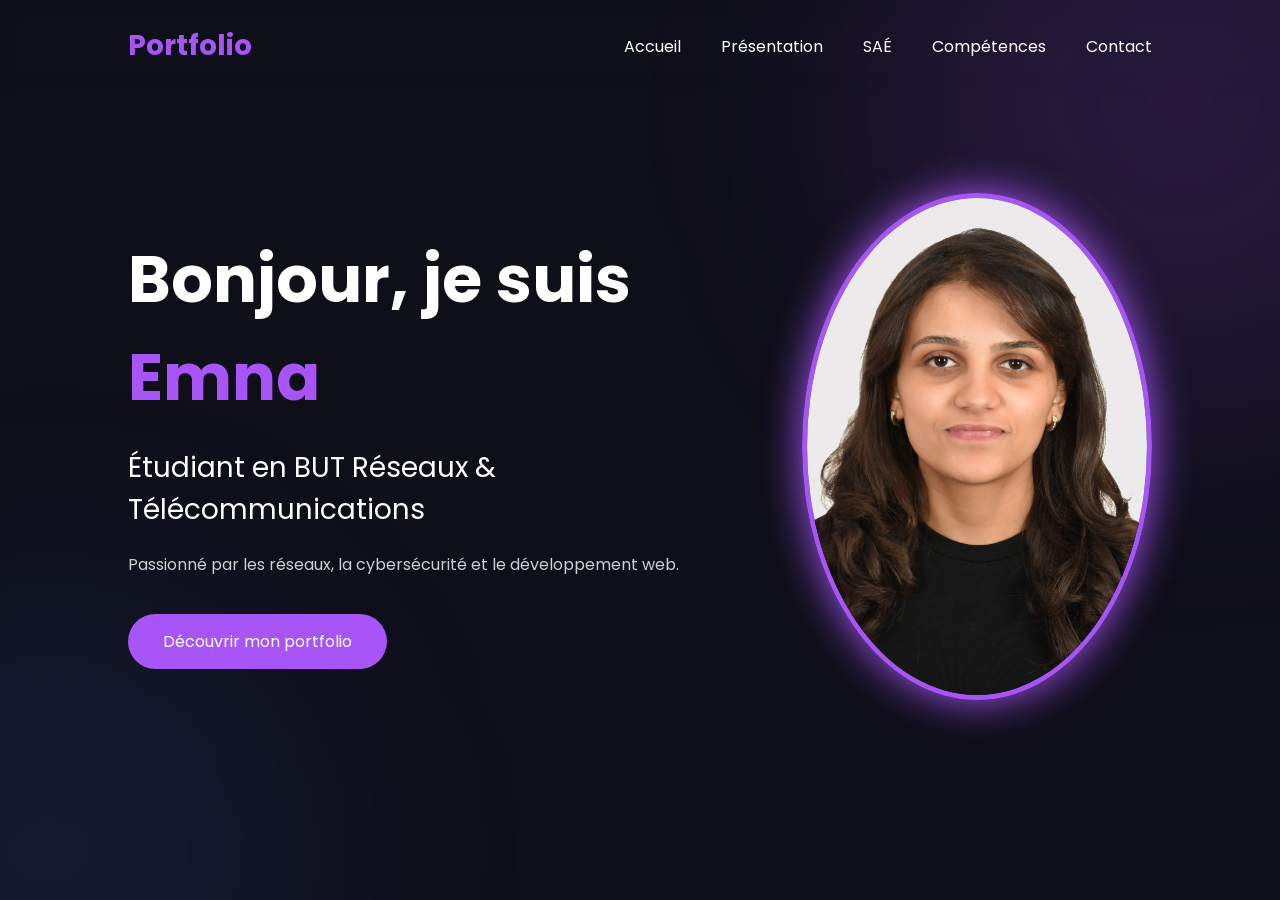
<file: index.html>
<!DOCTYPE html>
<html lang="fr">

<head>
    <meta charset="UTF-8">
    <meta name="viewport" content="width=device-width, initial-scale=1.0">

    <title>Portfolio RT</title>

    <!-- CSS -->
    <link rel="stylesheet" href="style.css">

    <!-- Google Font -->
    <link href="https://fonts.googleapis.com/css2?family=Poppins:wght@300;400;500;600;700&display=swap"
        rel="stylesheet">

    <!-- Icons -->
    <link rel="stylesheet"
        href="https://cdnjs.cloudflare.com/ajax/libs/font-awesome/6.5.1/css/all.min.css">
</head>

<body>

    <!-- NAVBAR -->

    <nav class="navbar">

        <div class="logo">
            Portfolio
        </div>

        <ul class="nav-links">
            <li><a href="#">Accueil</a></li>
            <li><a href="#">Présentation</a></li>
            <li><a href="sae.html">SAÉ</a></li>
            <li><a href="#">Compétences</a></li>
            <li><a href="#">Contact</a></li>
        </ul>

    </nav>

    <!-- HERO SECTION -->

    <section class="hero">

        <div class="hero-content">

            <h1>
                Bonjour, je suis
                <span>Emna</span>
            </h1>

            <h2>
                Étudiant en BUT Réseaux & Télécommunications
            </h2>

            <p>
                Passionné par les réseaux, la cybersécurité
                et le développement web.
            </p>

            <a href="#" class="btn">
                Découvrir mon portfolio
            </a>

        </div>

        <div class="hero-image">

            <img src="images/photo.png" alt="Photo profil">

        </div>

    </section>

</body>

</html>
</file>
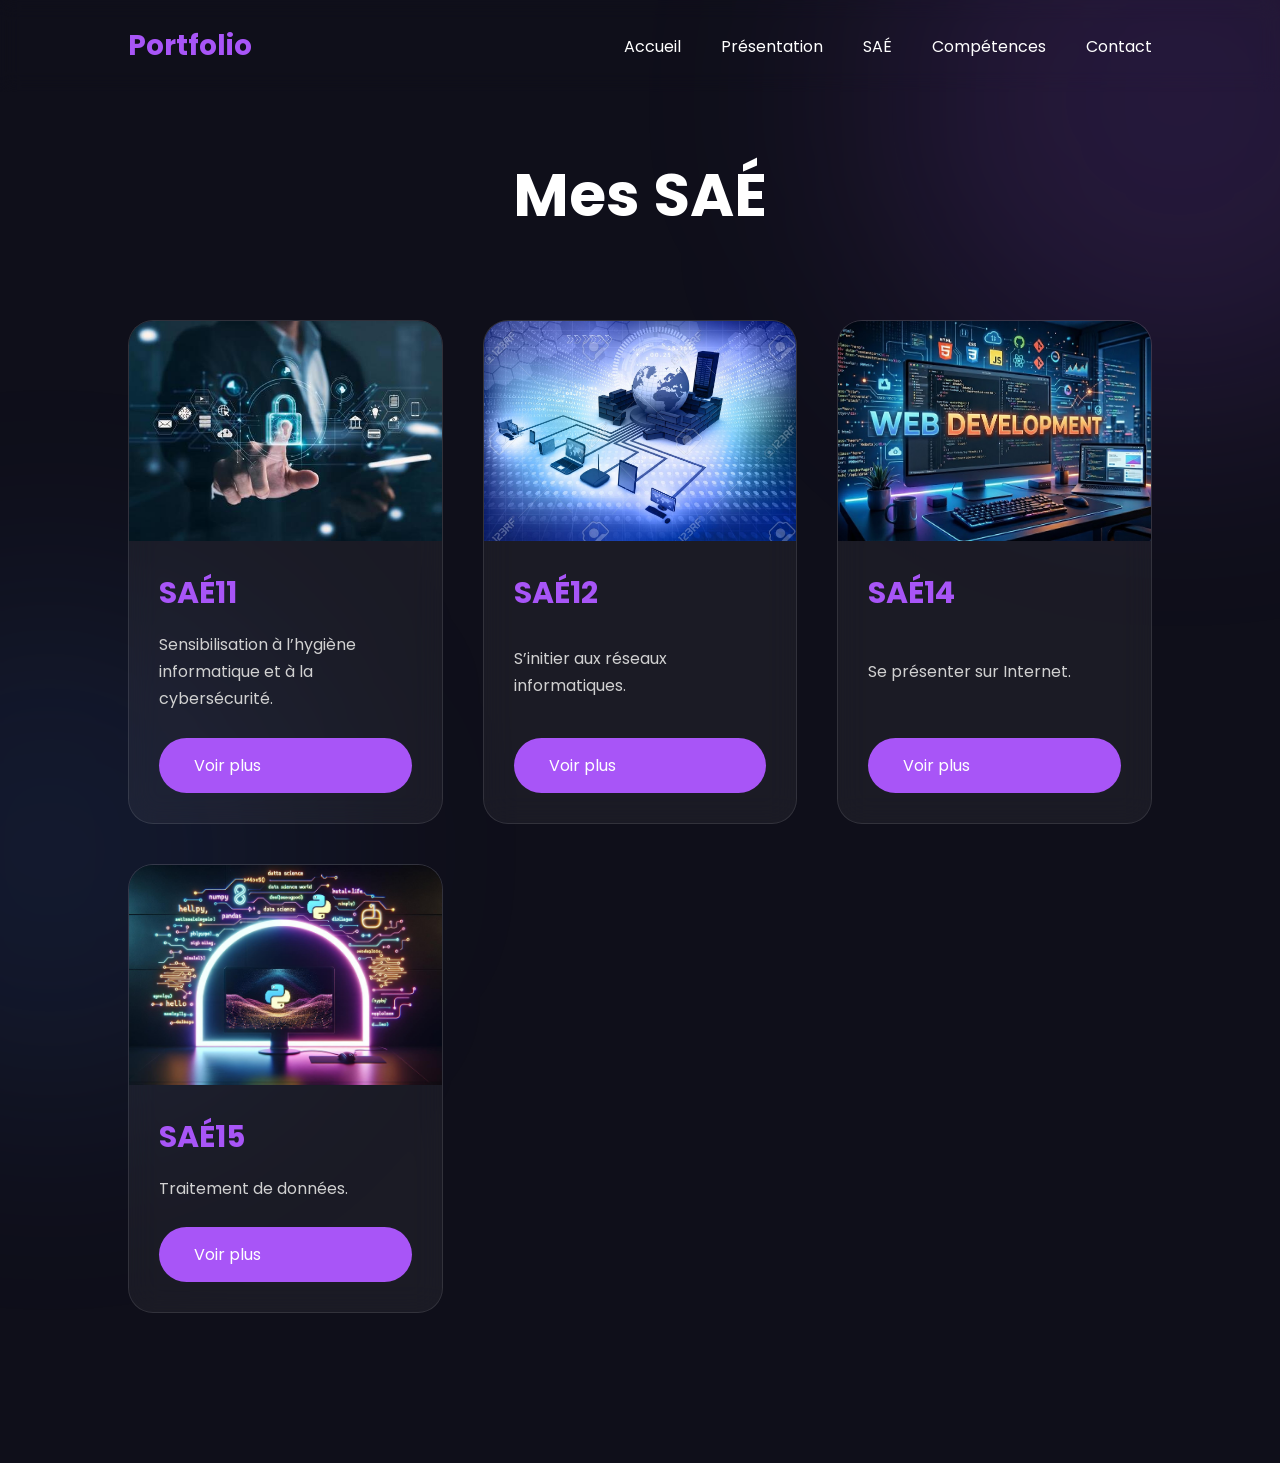
<file: sae.html>
<!DOCTYPE html>
<html lang="fr">

<head>

    <meta charset="UTF-8">
    <meta name="viewport" content="width=device-width, initial-scale=1.0">

    <title>SAÉ - Portfolio RT</title>

    <!-- CSS -->
    <link rel="stylesheet" href="style.css">

    <!-- GOOGLE FONT -->
    <link href="https://fonts.googleapis.com/css2?family=Poppins:wght@300;400;500;600;700&display=swap"
        rel="stylesheet">

</head>

<body>

    <!-- NAVBAR -->

    <nav class="navbar">

        <div class="logo">
            Portfolio
        </div>

        <ul class="nav-links">

            <li><a href="index.html">Accueil</a></li>
            <li><a href="#">Présentation</a></li>
            <li><a href="sae.html">SAÉ</a></li>
            <li><a href="#">Compétences</a></li>
            <li><a href="#">Contact</a></li>

        </ul>

    </nav>

    <!-- SECTION SAE -->

    <section class="sae-section">

        <h1 class="sae-title">
            Mes SAÉ
        </h1>

        <div class="sae-container">

            <!-- SAE11 -->

            <div class="sae-card">

                <img src="images/sae11.jpg" alt="SAE11">

                <div class="sae-content">

                    <h2>SAÉ11</h2>

                    <p>
                        Sensibilisation à l’hygiène informatique et à la cybersécurité.
                    </p>

                    <a href="sae11.html" class="btn">
                        Voir plus
                    </a>

                </div>

            </div>

            <!-- SAE12 -->

            <div class="sae-card">

                <img src="images/sae12.jpg" alt="SAE12">

                <div class="sae-content">

                    <h2>SAÉ12</h2>

                    <p>
                        S’initier aux réseaux informatiques.
                    </p>

                    <a href="sae12.html" class="btn">
                        Voir plus
                    </a>

                </div>

            </div>

            <!-- SAE14 -->

            <div class="sae-card">

                <img src="images/sae14.jpg" alt="SAE14">

                <div class="sae-content">

                    <h2>SAÉ14</h2>

                    <p>
                        Se présenter sur Internet.
                    </p>

                    <a href="sae14.html" class="btn">
                        Voir plus
                    </a>

                </div>

            </div>

            <!-- SAE15 -->

            <div class="sae-card">

                <img src="images/sae15.jpg" alt="SAE15">

                <div class="sae-content">

                    <h2>SAÉ15</h2>

                    <p>
                        Traitement de données.
                    </p>

                    <a href="sae15.html" class="btn">
                        Voir plus
                    </a>

                </div>

            </div>

        </div>

    </section>

</body>

</html>
</file>
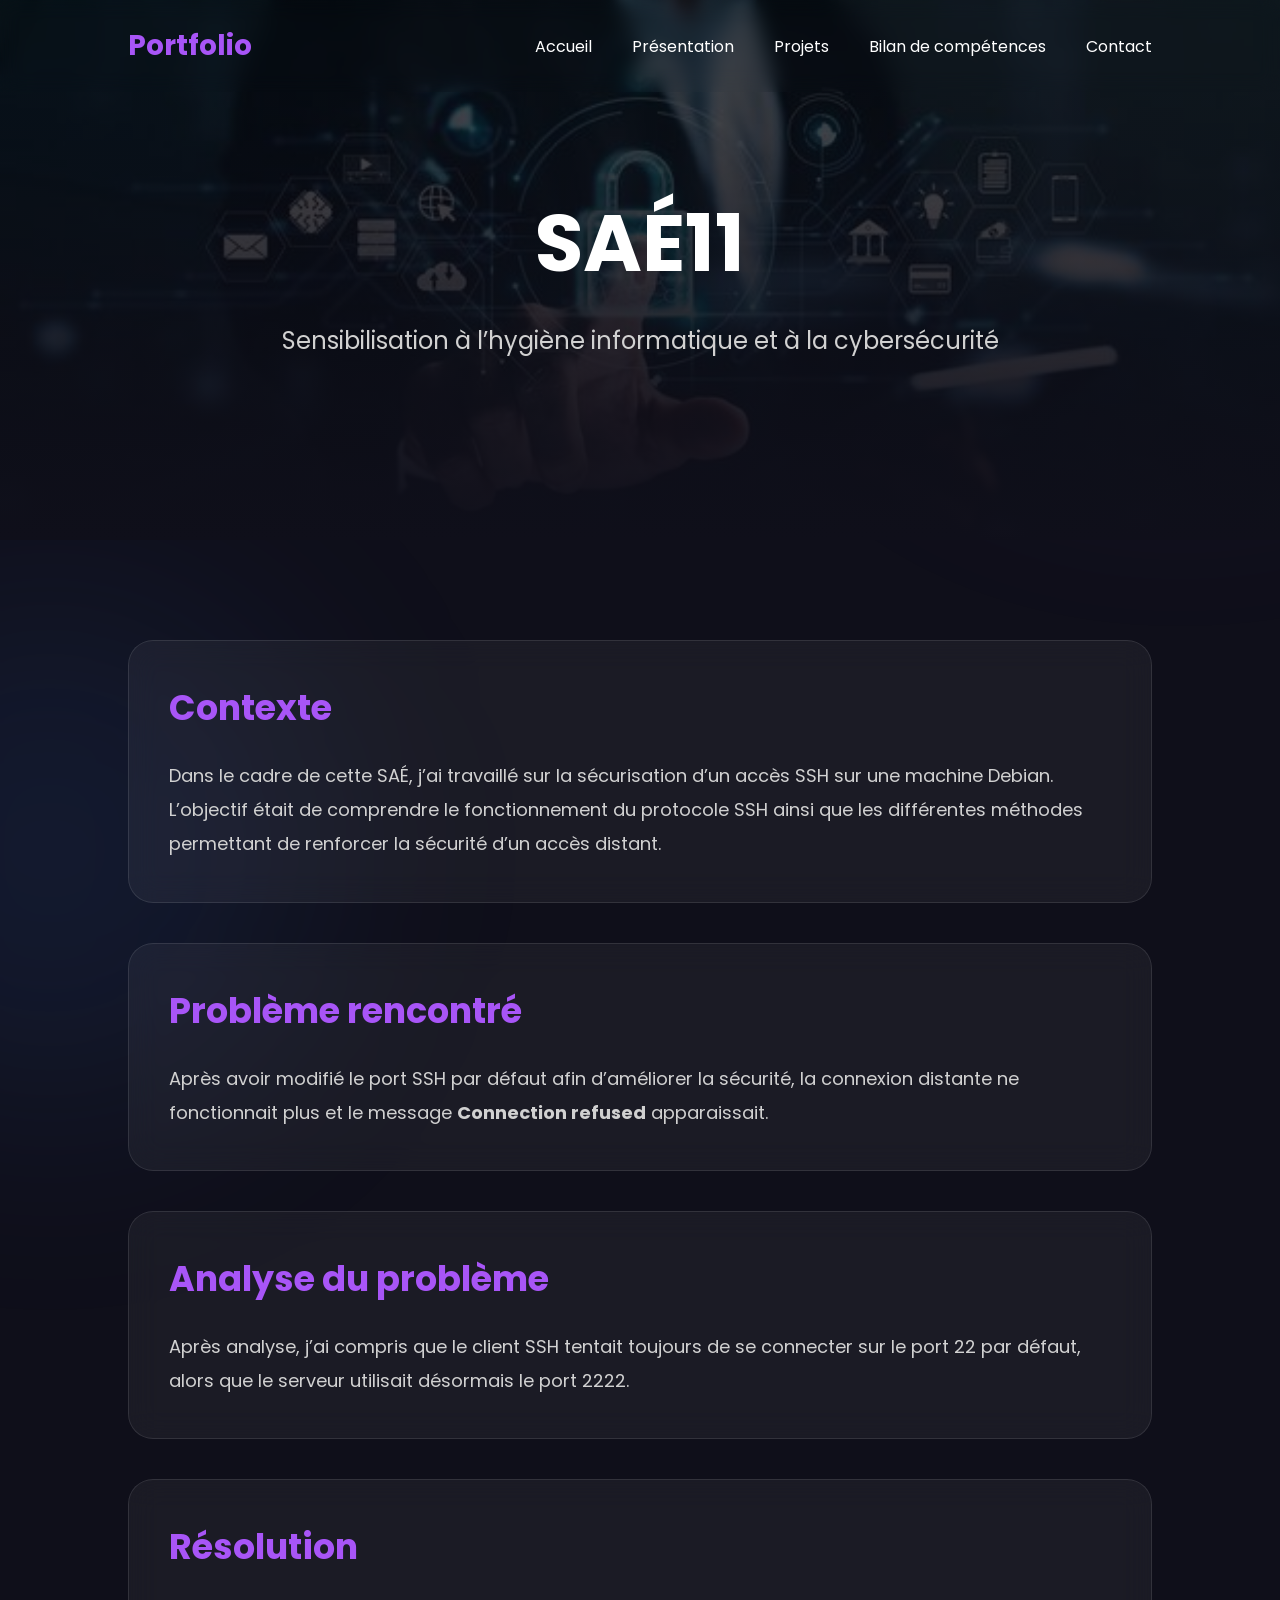
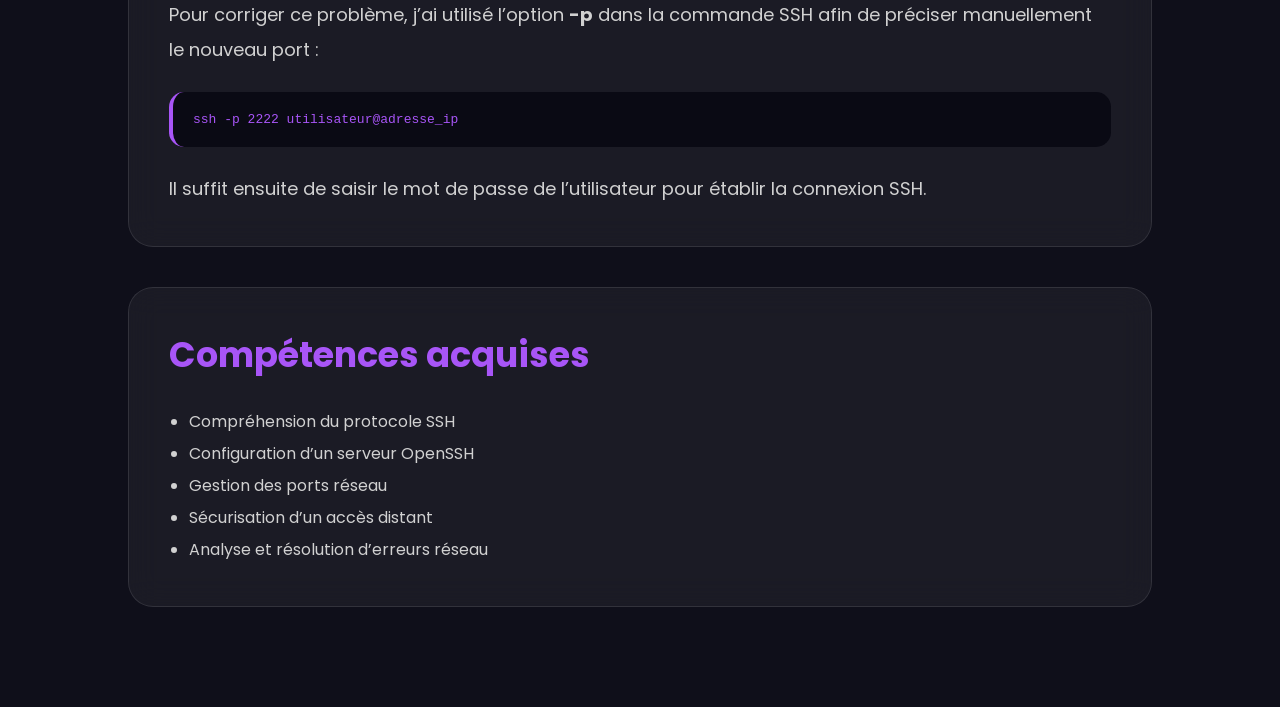
<file: sae11.html>
<!DOCTYPE html>
<html lang="fr">

<head>

    <meta charset="UTF-8">
    <meta name="viewport" content="width=device-width, initial-scale=1.0">

    <title>SAÉ11 - Portfolio RT</title>

    <link rel="stylesheet" href="style.css">

    <link href="https://fonts.googleapis.com/css2?family=Poppins:wght@300;400;500;600;700&display=swap"
        rel="stylesheet">

</head>

<body>

    <!-- NAVBAR -->

    <nav class="navbar">

        <div class="logo">
            Portfolio
        </div>

        <ul class="nav-links">

            <li><a href="index.html">Accueil</a></li>
            <li><a href="#">Présentation</a></li>
            <li><a href="sae.html">Projets</a></li>
            <li><a href="#">Bilan de compétences</a></li>
            <li><a href="#">Contact</a></li>

        </ul>

    </nav>

    <!-- HEADER -->

    <section class="project-header">

        <div class="project-overlay"></div>

        <img src="images/sae11.jpg" alt="SAE11">

        <div class="project-header-content">

            <h1>SAÉ11</h1>

            <p>
                Sensibilisation à l’hygiène informatique et à la cybersécurité
            </p>

        </div>

    </section>

    <!-- CONTENU -->

    <section class="project-content">

        <div class="content-box">

            <h2>Contexte</h2>

            <p>
                Dans le cadre de cette SAÉ, j’ai travaillé sur la sécurisation d’un accès SSH
                sur une machine Debian. L’objectif était de comprendre le fonctionnement du
                protocole SSH ainsi que les différentes méthodes permettant de renforcer
                la sécurité d’un accès distant.
            </p>

        </div>

        <div class="content-box">

            <h2>Problème rencontré</h2>

            <p>
                Après avoir modifié le port SSH par défaut afin d’améliorer la sécurité,
                la connexion distante ne fonctionnait plus et le message
                <strong>Connection refused</strong> apparaissait.
            </p>

        </div>

        <div class="content-box">

            <h2>Analyse du problème</h2>

            <p>
                Après analyse, j’ai compris que le client SSH tentait toujours de se connecter
                sur le port 22 par défaut, alors que le serveur utilisait désormais le port 2222.
            </p>

        </div>

        <div class="content-box">

            <h2>Résolution</h2>

            <p>
                Pour corriger ce problème, j’ai utilisé l’option <strong>-p</strong>
                dans la commande SSH afin de préciser manuellement le nouveau port :
            </p>

            <div class="code-box">
                ssh -p 2222 utilisateur@adresse_ip
            </div>

            <p>
                Il suffit ensuite de saisir le mot de passe de l’utilisateur
                pour établir la connexion SSH.
            </p>

        </div>

        <div class="content-box">

            <h2>Compétences acquises</h2>

            <ul>

                <li>Compréhension du protocole SSH</li>

                <li>Configuration d’un serveur OpenSSH</li>

                <li>Gestion des ports réseau</li>

                <li>Sécurisation d’un accès distant</li>

                <li>Analyse et résolution d’erreurs réseau</li>

            </ul>

        </div>

    </section>

</body>

</html>
</file>
<file: style.css>
/* RESET */

* {
    margin: 0;
    padding: 0;
    box-sizing: border-box;
}

/* BODY */

body {
    font-family: 'Poppins', sans-serif;
    background: #0f0f1a;
    color: white;
    overflow-x: hidden;
    position: relative;
}

/* BACKGROUND GLOW */

body::before {

    content: "";

    position: fixed;

    width: 600px;
    height: 600px;

    background: rgba(168, 85, 247, 0.15);

    border-radius: 50%;

    top: -200px;
    right: -200px;

    filter: blur(120px);

    z-index: -1;
}

body::after {

    content: "";

    position: fixed;

    width: 500px;
    height: 500px;

    background: rgba(59, 130, 246, 0.10);

    border-radius: 50%;

    bottom: -200px;
    left: -200px;

    filter: blur(120px);

    z-index: -1;
}
/* NAVBAR */

.navbar {
    width: 100%;
    padding: 25px 10%;
    display: flex;
    justify-content: space-between;
    align-items: center;

    position: fixed;

    top: 0;
    left: 0;

    backdrop-filter: blur(10px);

    z-index: 1000;
}

.logo {
    font-size: 28px;
    font-weight: 700;
    color: #a855f7;
}

.nav-links {
    display: flex;
    list-style: none;
    gap: 40px;
}

.nav-links a {
    text-decoration: none;
    color: white;
    transition: 0.3s;
    position: relative;
    padding-bottom: 5px;
}

.nav-links a::after {

    content: "";

    position: absolute;

    width: 0%;
    height: 2px;

    background: #a855f7;

    left: 0;
    bottom: 0;

    transition: 0.3s;
}

.nav-links a:hover {
    color: #a855f7;
}

.nav-links a:hover::after {
    width: 100%;
}
/* HERO SECTION */

.hero {
    width: 100%;
    min-height: 100vh;

    display: flex;
    justify-content: space-between;
    align-items: center;

    padding: 0 10%;
}

.hero-content {
    max-width: 600px;
}

.hero-content h1 {
    font-size: 65px;
    margin-bottom: 20px;
}

.hero-content h1 span {
    color: #a855f7;
}

.hero-content h2 {
    font-size: 28px;
    font-weight: 400;
    margin-bottom: 20px;
}

.hero-content p {
    color: #cfcfcf;
    line-height: 1.8;
    margin-bottom: 35px;
}

/* BUTTON */

.btn {
    display: inline-block;

    padding: 15px 35px;

    background: #a855f7;

    color: white;

    text-decoration: none;

    border-radius: 40px;

    transition: 0.3s;
}

.btn:hover {
    transform: translateY(-5px);
    box-shadow: 0 0 20px #a855f7;
}

/* IMAGE */

.hero-image img {
    width: 350px;
    border-radius: 50%;

    border: 5px solid #a855f7;

    box-shadow: 0 0 40px #a855f7;

    animation: float 4s ease-in-out infinite;
}

/* ANIMATIONS */

.hero-content {
    animation: slideLeft 2s ease;
}

.hero-image {
    animation: slideRight 2s ease;
}

/* KEYFRAMES */

@keyframes slideLeft {

    from {
        opacity: 0;
        transform: translateX(-100px);
    }

    to {
        opacity: 1;
        transform: translateX(0);
    }
}

@keyframes slideRight {

    from {
        opacity: 0;
        transform: translateX(100px);
    }

    to {
        opacity: 1;
        transform: translateX(0);
    }
}

@keyframes float {

    0% {
        transform: translateY(0px);
    }

    50% {
        transform: translateY(-20px);
    }

    100% {
        transform: translateY(0px);
    }
}

/* ========================= */
/* SAE SECTION */
/* ========================= */

.sae-section {

    padding: 150px 10%;

}

.sae-title {

    text-align: center;

    font-size: 60px;

    margin-bottom: 80px;

    color: white;
}

.sae-container {

    display: grid;

    grid-template-columns: repeat(auto-fit, minmax(300px, 1fr));

    gap: 40px;
}

.sae-card {

    background: rgba(255, 255, 255, 0.05);

    border: 1px solid rgba(255,255,255,0.1);

    border-radius: 25px;

    overflow: hidden;

    backdrop-filter: blur(15px);

    transition: 0.4s;

    position: relative;
    display: flex;
flex-direction: column;
justify-content: space-between;
}

.sae-card:hover {

    transform: translateY(-10px);

    box-shadow: 0 0 30px rgba(168, 85, 247, 0.5);
}

.sae-card img {

    width: 100%;

    height: 220px;

    object-fit: cover;
}

.sae-content {

    padding: 30px;
    flex: 1;
display: flex;
flex-direction: column;
justify-content: space-between;
}

.sae-content h2 {

    font-size: 30px;

    margin-bottom: 15px;

    color: #a855f7;
}

.sae-content p {

    color: #d1d1d1;

    line-height: 1.7;

    margin-bottom: 25px;
}
/* ========================= */
/* PAGE SAE DETAIL */
/* ========================= */

.project-header {

    position: relative;

    width: 100%;
    height: 60vh;

    overflow: hidden;

    display: flex;
    align-items: center;
    justify-content: center;
}

.project-header img {

    width: 100%;
    height: 100%;

    object-fit: cover;

    filter: brightness(40%);
}

.project-overlay {

    position: absolute;

    width: 100%;
    height: 100%;

    background: linear-gradient(to bottom,
            rgba(15, 15, 26, 0.2),
            rgba(15, 15, 26, 1));

    z-index: 1;
}

.project-header-content {

    position: absolute;

    z-index: 2;

    text-align: center;
}

.project-header-content h1 {

    font-size: 80px;

    color: white;

    margin-bottom: 20px;
}

.project-header-content p {

    font-size: 24px;

    color: #d1d1d1;
}

/* CONTENU */

.project-content {

    padding: 100px 10%;

    display: flex;

    flex-direction: column;

    gap: 40px;
}

.content-box {

    background: rgba(255,255,255,0.05);

    border: 1px solid rgba(255,255,255,0.1);

    border-radius: 25px;

    padding: 40px;

    backdrop-filter: blur(15px);

    transition: 0.4s;
}

.content-box:hover {

    transform: translateY(-5px);

    box-shadow: 0 0 25px rgba(168, 85, 247, 0.4);
}

.content-box h2 {

    font-size: 35px;

    margin-bottom: 25px;

    color: #a855f7;
}

.content-box p {

    color: #d1d1d1;

    line-height: 1.9;

    font-size: 18px;
}

.content-box ul {

    padding-left: 20px;

    color: #d1d1d1;

    line-height: 2;
}

.code-box {

    background: #0a0a14;

    border-left: 4px solid #a855f7;

    padding: 20px;

    margin: 25px 0;

    border-radius: 15px;

    color: #a855f7;

    font-family: monospace;

    overflow-x: auto;
}
</file>
